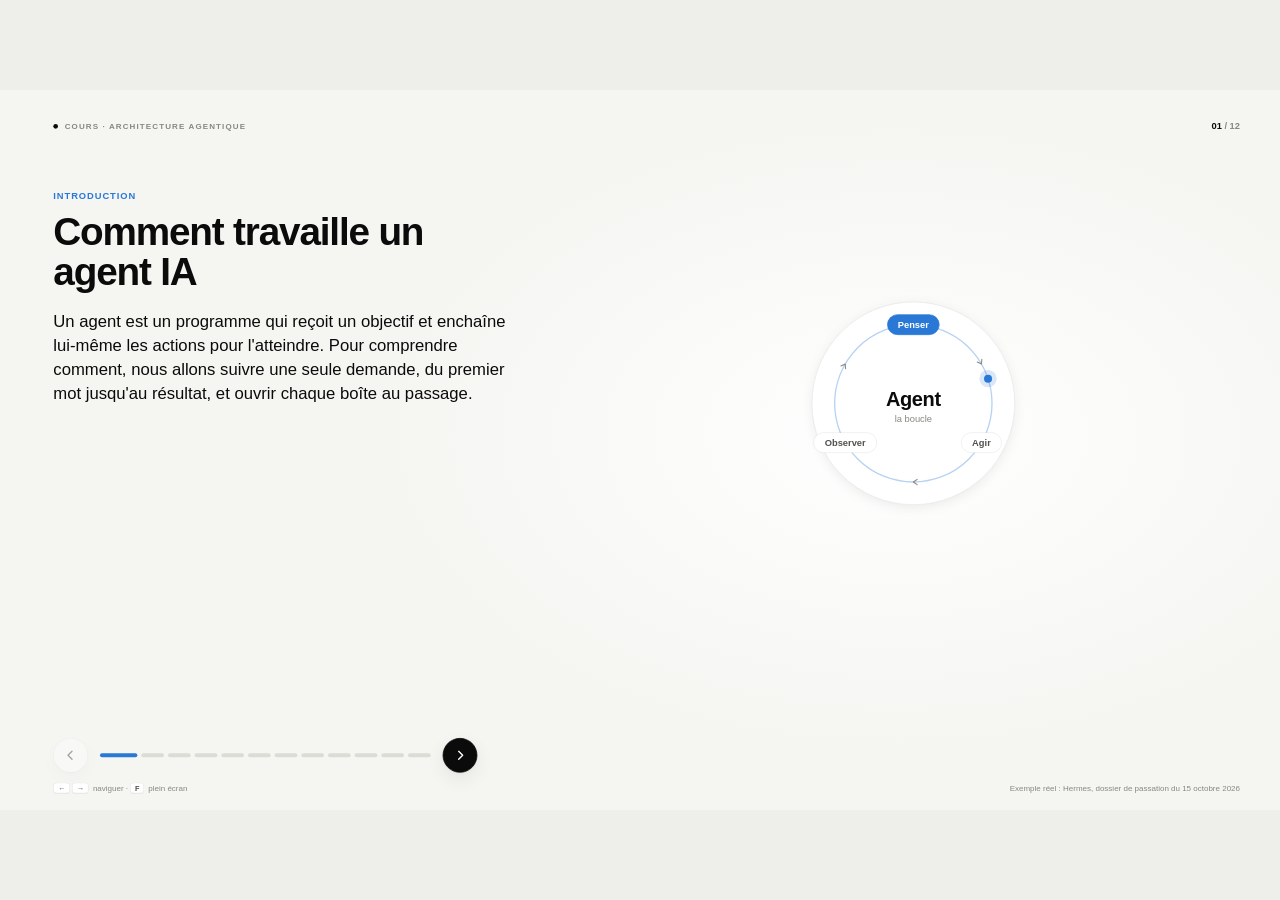
<file: index.html>
<!doctype html>
<html lang="fr">
<head>
  <meta charset="utf-8">
  <meta name="viewport" content="width=device-width, initial-scale=1">
  <title>Comment travaille un agent IA</title>
  <link rel="stylesheet" href="styles.css">
</head>
<body>
  <!-- Scène composée en 1920 × 1080, mise à l'échelle de l'écran par app.js -->
  <div id="scene" class="scene">
    <header class="haut">
      <p class="surtitre"><span class="puce-ronde"></span><span id="surtitre"></span></p>
      <p class="compteur" id="compteur"></p>
    </header>

    <!-- Colonne de texte -->
    <section class="texte" id="texte" aria-live="polite">
      <p class="rubrique" id="rubrique"></p>
      <h1 id="titre-slide"></h1>
      <p class="corps" id="corps"></p>
      <div class="exemple" id="exemple">
        <p class="micro">Dans notre exemple</p>
        <p id="exemple-texte"></p>
      </div>
      <div class="hermes" id="hermes">
        <p class="micro"><span>Dans la vraie vie · Hermes</span><span id="hermes-source"></span></p>
        <p id="hermes-texte"></p>
      </div>
    </section>

    <!-- Schéma : construit par app.js à partir de contenu.js -->
    <svg id="schema" class="schema" viewBox="0 0 1920 1080" role="img" aria-label="Schéma de l'architecture agentique"></svg>

    <!-- Navigation -->
    <nav class="nav" aria-label="Navigation">
      <button type="button" id="prec" class="rond" aria-label="Slide précédente"><svg viewBox="0 0 20 20"><path d="M12 4l-6 6 6 6"/></svg></button>
      <div class="progression" id="progression"></div>
      <button type="button" id="suiv" class="rond plein" aria-label="Slide suivante"><svg viewBox="0 0 20 20"><path d="M8 4l6 6-6 6"/></svg></button>
    </nav>
    <p class="aide"><kbd>←</kbd><kbd>→</kbd> naviguer · <kbd>F</kbd> plein écran</p>
    <p class="source" id="source"></p>
  </div>

  <script src="contenu.js"></script>
  <script src="app.js"></script>
</body>
</html>
</file>
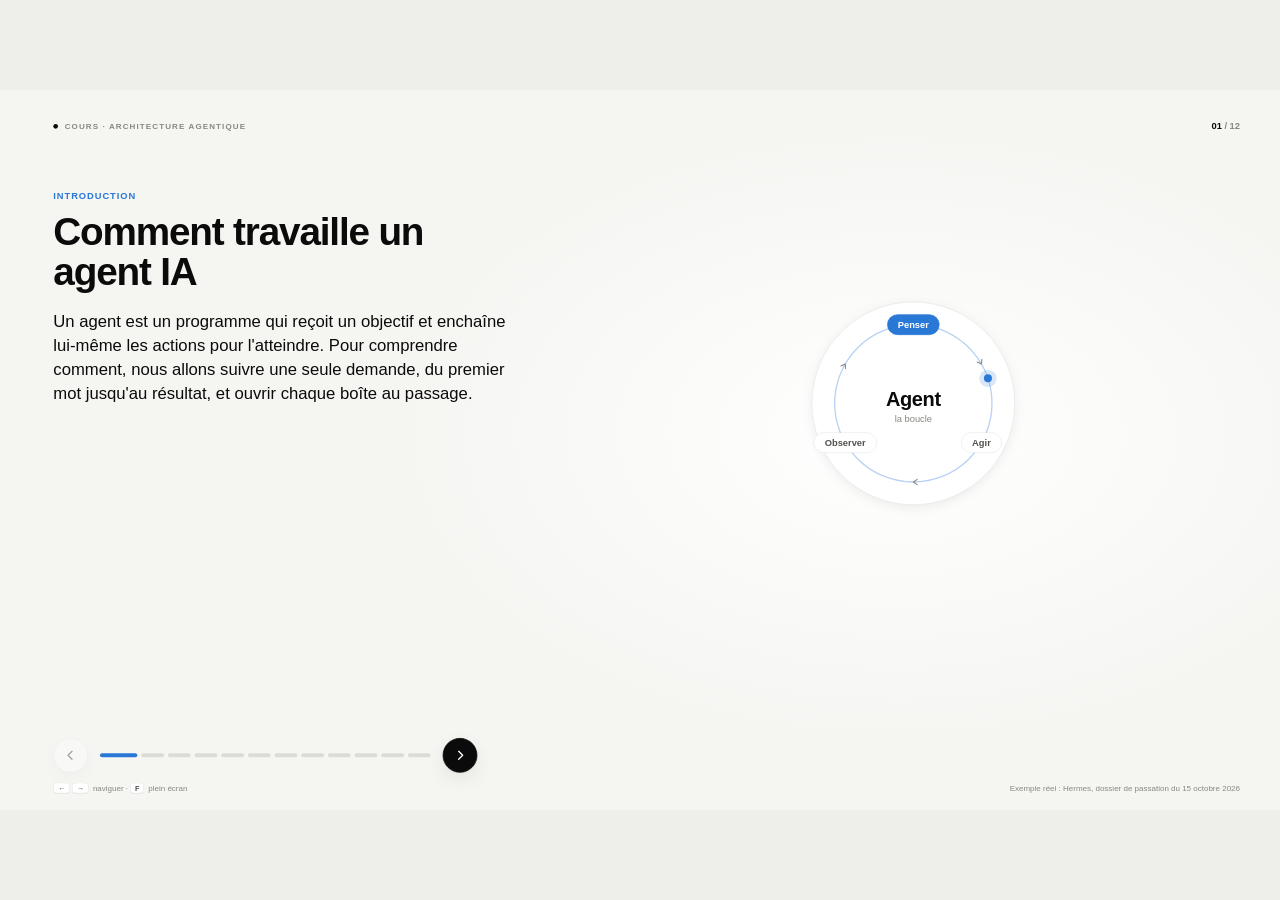
<file: comment-travaille-un-agent.html>
<!doctype html>
<html lang="fr">
<head>
  <meta charset="utf-8">
  <meta name="viewport" content="width=device-width, initial-scale=1">
  <title>Comment travaille un agent IA</title>
  <style>
/*
  COMMENT TRAVAILLE UN AGENT IA — feuille de style
  Couleurs et tailles réunies dans :root. Scène 1920 × 1080 mise à l'échelle.
*/
:root {
  --police: -apple-system, BlinkMacSystemFont, "SF Pro Text", "Inter", "Segoe UI", Roboto, "Helvetica Neue", Arial, sans-serif;

  --plan: #eeeeea;
  --scene: #f5f5f2;
  --halo: #ffffff;
  --surface: #ffffff;
  --surface-2: #f4f4f1;
  --encre: #0b0b0b;
  --encre-2: #52514e;
  --encre-3: #898781;
  --filet: #e4e3dd;
  --bord: rgba(11, 11, 11, 0.09);
  --ombre: 0 1px 2px rgba(20, 20, 15, 0.05), 0 10px 28px rgba(20, 20, 15, 0.07);
  --accent: #2a78d6;          /* ce qui est en jeu sur la slide */
  --accent-doux: #e8f1fc;
  --critique: #d03b3b;        /* pannes */
  --critique-doux: #fbeaea;
  --repos: #c9c8c1;           /* flux au repos */

  --t-titre: 58px;
  --t-corps: 25px;
  --t-exemple: 20px;
  --t-hermes: 17px;
  --t-micro: 12px;

  --duree: .55s;              /* transitions entre slides */
}

* { box-sizing: border-box; }
[hidden] { display: none !important; }
html, body { margin: 0; height: 100%; overflow: hidden; background: var(--plan); font-family: var(--police); color: var(--encre); -webkit-font-smoothing: antialiased; }

.scene {
  position: absolute; left: 50%; top: 50%;
  width: 1920px; height: 1080px;
  transform: translate(-50%, -50%) scale(var(--k, 1));
  background: radial-gradient(ellipse 55% 60% at 70% 48%, var(--halo) 0%, var(--scene) 72%);
  overflow: hidden;
}

/* ——— En-tête ——— */
.haut { position: absolute; left: 80px; right: 60px; top: 46px; display: flex; justify-content: space-between; align-items: center; }
.surtitre { margin: 0; display: flex; gap: 10px; align-items: center; font-size: var(--t-micro); font-weight: 600; letter-spacing: .14em; text-transform: uppercase; color: var(--encre-3); }
.puce-ronde { width: 7px; height: 7px; border-radius: 50%; background: var(--encre); }
.compteur { margin: 0; font-size: 14px; font-weight: 600; color: var(--encre-3); font-variant-numeric: tabular-nums; }
.compteur b { color: var(--encre); }

/* ——— Colonne de texte ——— */
.texte { position: absolute; left: 80px; top: 150px; width: 680px; }
.texte > * { transition: opacity var(--duree) ease, transform var(--duree) ease; }
.texte.change > * { opacity: 0; transform: translateY(14px); }
.rubrique { margin: 0 0 16px; font-size: 14px; font-weight: 650; letter-spacing: .1em; text-transform: uppercase; color: var(--accent); }
.texte h1 { margin: 0 0 26px; font-size: var(--t-titre); line-height: 1.04; font-weight: 680; letter-spacing: -0.03em; }
.corps { margin: 0 0 26px; font-size: var(--t-corps); line-height: 1.45; color: var(--encre); }
.micro { margin: 0 0 8px; font-size: var(--t-micro); font-weight: 650; letter-spacing: .12em; text-transform: uppercase; color: var(--encre-3); display: flex; justify-content: space-between; }
.exemple { margin: 0 0 18px; padding: 4px 0 4px 20px; border-left: 3px solid var(--accent); }
.exemple p:last-child { margin: 0; font-size: var(--t-exemple); line-height: 1.45; color: var(--encre-2); font-style: italic; }
.hermes { padding: 16px 20px; background: var(--surface); border: 1px solid var(--bord); border-radius: 14px; box-shadow: var(--ombre); }
.hermes p:last-child { margin: 0; font-size: var(--t-hermes); line-height: 1.5; color: var(--encre-2); }

/* ——— Navigation ——— */
.nav { position: absolute; left: 80px; bottom: 56px; display: flex; align-items: center; gap: 18px; }
.rond { width: 52px; height: 52px; border-radius: 50%; border: 1px solid var(--bord); background: var(--surface); display: grid; place-items: center; cursor: pointer; box-shadow: var(--ombre); }
.rond svg { width: 20px; height: 20px; fill: none; stroke: var(--encre); stroke-width: 2; stroke-linecap: round; stroke-linejoin: round; }
.rond.plein { background: var(--encre); border-color: var(--encre); }
.rond.plein svg { stroke: #fff; }
.rond:disabled { opacity: .35; cursor: default; }
.rond:focus-visible, .progression button:focus-visible { outline: 2px solid var(--accent); outline-offset: 3px; }
.progression { display: flex; gap: 6px; }
.progression button { width: 34px; height: 6px; padding: 0; border: 0; border-radius: 3px; background: #dcdbd5; cursor: pointer; transition: background .3s, width .3s; }
.progression button.vu { background: #a3a29b; }
.progression button[aria-current="step"] { background: var(--accent); width: 56px; }
.aide { position: absolute; left: 80px; bottom: 26px; margin: 0; font-size: 12px; color: var(--encre-3); }
.source { position: absolute; right: 60px; bottom: 26px; margin: 0; font-size: 12px; color: var(--encre-3); }
kbd { font: 600 11px var(--police); color: var(--encre-2); background: var(--surface); border: 1px solid var(--bord); border-bottom-width: 2px; border-radius: 5px; padding: 1px 6px; margin-right: 3px; }

/* ——— Schéma ——— */
.schema { position: absolute; inset: 0; width: 1920px; height: 1080px; }
.schema text { font-family: var(--police); }

.piece { transition: opacity var(--duree) ease, transform var(--duree) ease; transform-box: fill-box; transform-origin: center; }
.piece.cachee { opacity: 0; transform: translateY(10px) scale(.97); }
.piece.retrait { opacity: .32; }
.piece-fond { fill: var(--surface); stroke: var(--bord); stroke-width: 1; transition: stroke .4s, fill .4s; }
.piece.accent .piece-fond { stroke: var(--accent); stroke-width: 1.6; }
.piece-titre { fill: var(--encre); font-size: 19px; font-weight: 650; }
.piece-sous { fill: var(--encre-3); font-size: 13.5px; }
.piece-pastille { fill: var(--encre); transition: fill .4s; }
.piece.accent .piece-pastille { fill: var(--accent); }
.ligne-filet { stroke: var(--filet); }
.ligne-texte { fill: var(--encre-2); font-size: 14.5px; }
.ligne-etat { fill: var(--critique); font-size: 12.5px; font-weight: 650; }
.ligne-panne { transition: opacity var(--duree) ease; }
.ligne-panne.cachee { opacity: 0; }
.ligne-panne .ligne-texte { fill: var(--critique); }
.ligne-croix circle { fill: var(--critique-doux); stroke: var(--critique); stroke-width: 1.2; }
.ligne-croix path { stroke: var(--critique); stroke-width: 1.5; stroke-linecap: round; }
.piece.en-panne .piece-fond { stroke: var(--critique); stroke-dasharray: 5 4; stroke-width: 1.5; }

/* La boucle de l'agent */
.anneau-fond { fill: var(--surface); stroke: var(--bord); }
.anneau { fill: none; stroke: var(--filet); stroke-width: 2; }
.piece.accent .anneau { stroke: #b8d2f3; }
.anneau-fleche { fill: none; stroke: var(--encre-3); stroke-width: 1.6; stroke-linecap: round; stroke-linejoin: round; }
.agent-titre { fill: var(--encre); font-size: 30px; font-weight: 700; letter-spacing: -.02em; }
.agent-sous { fill: var(--encre-3); font-size: 14px; }
.etape-boucle rect { fill: var(--surface); stroke: var(--bord); transition: fill .3s, stroke .3s; }
.etape-boucle text { fill: var(--encre-2); font-size: 14px; font-weight: 650; transition: fill .3s; }
.etape-boucle.active rect { fill: var(--accent); stroke: var(--accent); }
.etape-boucle.active text { fill: #fff; }
.orbite { fill: var(--accent); }
.orbite-halo { fill: var(--accent); opacity: .18; }

/* Flux */
.flux path { fill: none; }
.flux-trait { stroke: var(--repos); stroke-width: 1.3; transition: opacity var(--duree), stroke .4s, stroke-width .4s; }
.flux.cache { opacity: 0; }
.flux.retrait .flux-trait { opacity: .35; }
.flux.actif .flux-trait { stroke: var(--accent); stroke-width: 2.4; }
.flux-perles { display: none; stroke: var(--accent); stroke-width: 4; stroke-linecap: round; stroke-dasharray: .1 18; }
.flux.actif .flux-perles { display: inline; animation: perles 1.1s linear infinite; }
@keyframes perles { to { stroke-dashoffset: -18.1; } }

/* Point lumineux */
.jeton .halo { fill: var(--accent); opacity: .2; }
.jeton .coeur { fill: var(--surface); stroke: var(--accent); stroke-width: 3.5; }

@media (prefers-reduced-motion: reduce) {
  .flux.actif .flux-perles { animation: none; }
  .piece, .texte > * { transition: none; }
}

</style>
</head>
<body>
  <!-- Scène composée en 1920 × 1080, mise à l'échelle de l'écran par app.js -->
  <div id="scene" class="scene">
    <header class="haut">
      <p class="surtitre"><span class="puce-ronde"></span><span id="surtitre"></span></p>
      <p class="compteur" id="compteur"></p>
    </header>

    <!-- Colonne de texte -->
    <section class="texte" id="texte" aria-live="polite">
      <p class="rubrique" id="rubrique"></p>
      <h1 id="titre-slide"></h1>
      <p class="corps" id="corps"></p>
      <div class="exemple" id="exemple">
        <p class="micro">Dans notre exemple</p>
        <p id="exemple-texte"></p>
      </div>
      <div class="hermes" id="hermes">
        <p class="micro"><span>Dans la vraie vie · Hermes</span><span id="hermes-source"></span></p>
        <p id="hermes-texte"></p>
      </div>
    </section>

    <!-- Schéma : construit par app.js à partir de contenu.js -->
    <svg id="schema" class="schema" viewBox="0 0 1920 1080" role="img" aria-label="Schéma de l'architecture agentique"></svg>

    <!-- Navigation -->
    <nav class="nav" aria-label="Navigation">
      <button type="button" id="prec" class="rond" aria-label="Slide précédente"><svg viewBox="0 0 20 20"><path d="M12 4l-6 6 6 6"/></svg></button>
      <div class="progression" id="progression"></div>
      <button type="button" id="suiv" class="rond plein" aria-label="Slide suivante"><svg viewBox="0 0 20 20"><path d="M8 4l6 6-6 6"/></svg></button>
    </nav>
    <p class="aide"><kbd>←</kbd><kbd>→</kbd> naviguer · <kbd>F</kbd> plein écran</p>
    <p class="source" id="source"></p>
  </div>

  <script>
/*
  CONTENU DE LA PRÉSENTATION — seul fichier à modifier pour changer les textes.
  Ce qui suit « window.PRESENTATION = » est du JSON pur (guillemets doubles,
  pas de virgule après le dernier élément).

  « schema » décrit les pièces du dessin (positions en pixels, repère 1920 × 1080).
  « slides » décrit chaque étape : textes, pièces visibles, pièces mises en avant,
  flux animés, et le trajet du point lumineux.
  Les encadrés « Hermes » viennent de architecture.md (section indiquée).
*/
window.PRESENTATION = {
  "titre": "Comment travaille un agent IA",
  "surtitre": "Cours · Architecture agentique",
  "source": "Exemple réel : Hermes, dossier de passation du 15 octobre 2026",

  "schema": {
    "pieces": [
      { "id": "user", "titre": "Vous", "sous": "une demande, un objectif", "x": 860, "y": 150, "w": 230, "h": 78 },
      { "id": "canal", "titre": "Messagerie", "sous": "là où l'on parle à l'agent", "x": 860, "y": 268, "w": 230, "h": 78,
        "lignes": [ { "t": "Pont vers un autre agent", "s": "en pause", "panne": true } ] },
      { "id": "contexte", "titre": "Contexte", "sous": "ce que l'agent relit", "x": 860, "y": 430, "w": 230, "h": 226,
        "lignes": [ { "t": "Consignes et personnalité" }, { "t": "Ce qu'il sait de vous" }, { "t": "Savoir-faire appris" }, { "t": "Échanges passés" } ] },
      { "id": "memoire", "titre": "Mémoire longue", "sous": "notes, archives, sauvegardes", "x": 860, "y": 712, "w": 230, "h": 78,
        "lignes": [ { "t": "Un accès Google révoqué", "s": "51 échecs", "panne": true } ] },
      { "id": "modele", "titre": "Modèle de langage", "sous": "raisonne et propose", "x": 1255, "y": 150, "w": 230, "h": 78 },
      { "id": "agent", "type": "boucle", "titre": "Agent", "sous": "la boucle", "cx": 1370, "cy": 470, "r": 118 },
      { "id": "sousagents", "titre": "Sous-agents", "sous": "travaillent en parallèle", "x": 1255, "y": 712, "w": 230, "h": 120,
        "lignes": [ { "t": "n° 1 · références web" }, { "t": "n° 2 · notes du projet" } ] },
      { "id": "outils", "titre": "Outils", "sous": "ce que l'agent fait lui-même", "x": 1640, "y": 150, "w": 230, "h": 196,
        "lignes": [ { "t": "Terminal et fichiers" }, { "t": "Recherche web" }, { "t": "Lecture d'images" }, { "t": "Voix de synthèse" } ] },
      { "id": "connecteurs", "titre": "Connecteurs MCP", "sous": "des logiciels branchés", "x": 1640, "y": 396, "w": 230, "h": 196,
        "lignes": [ { "t": "Web · Firecrawl" }, { "t": "Design · Figma" }, { "t": "3D · Blender" }, { "t": "Images · Dadaland", "s": "non branché", "panne": true } ] },
      { "id": "sorties", "titre": "Résultats", "sous": "ce qui revient vers vous", "x": 1640, "y": 642, "w": 230, "h": 190,
        "lignes": [ { "t": "Réponse, texte ou voix" }, { "t": "Document rédigé" }, { "t": "Images et vue 3D" } ] }
    ],
    "flux": [
      { "id": "user_canal", "de": "user", "vers": "canal" },
      { "id": "user_agent", "de": "user", "vers": "agent" },
      { "id": "canal_agent", "de": "canal", "vers": "agent" },
      { "id": "ctx_agent", "de": "contexte", "vers": "agent" },
      { "id": "mem_ctx", "de": "memoire", "vers": "contexte" },
      { "id": "agent_modele", "de": "agent", "vers": "modele", "double": true },
      { "id": "agent_outils", "de": "agent", "vers": "outils", "double": true },
      { "id": "agent_conn", "de": "agent", "vers": "connecteurs", "double": true },
      { "id": "agent_sub", "de": "agent", "vers": "sousagents", "double": true },
      { "id": "sub_conn", "de": "sousagents", "vers": "connecteurs", "double": true },
      { "id": "agent_sorties", "de": "agent", "vers": "sorties" },
      { "id": "agent_mem", "de": "agent", "vers": "memoire" }
    ]
  },

  "slides": [
    {
      "rubrique": "Introduction",
      "titre": "Comment travaille un agent IA",
      "texte": "Un agent est un programme qui reçoit un objectif et enchaîne lui-même les actions pour l'atteindre. Pour comprendre comment, nous allons suivre une seule demande, du premier mot jusqu'au résultat, et ouvrir chaque boîte au passage.",
      "visibles": ["agent"], "accent": ["agent"], "flux": [], "jeton": [], "boucle": true
    },
    {
      "rubrique": "Définition",
      "titre": "Un agent poursuit un objectif",
      "texte": "Un assistant conversationnel répond à une question, en une fois. Un agent reçoit un objectif et avance par étapes : il cherche, lit, écrit, vérifie, et recommence tant que le travail n'est pas fini.",
      "hermes": { "texte": "Hermes est un agent qui tourne en continu sur un serveur loué. Il sait « parler, se souvenir, exécuter, et se réveiller tout seul ».", "source": "1" },
      "visibles": ["user", "agent", "sorties"], "accent": ["user", "agent", "sorties"],
      "flux": ["user_agent", "agent_sorties"], "jeton": ["user_agent", "agent_sorties"], "boucle": true
    },
    {
      "rubrique": "1 · La demande",
      "titre": "Tout part d'une demande",
      "texte": "On confie à l'agent un objectif formulé librement, à l'écrit ou à l'oral, depuis une messagerie. Pas besoin de commande précise : c'est à lui de comprendre ce qu'il faut faire.",
      "exemple": "« Il me faut la note d'intention et une vue 3D du pavillon pour l'appel à projets, avec les références qu'on a vues, et une remise en page propre pour le jury. » Un mémo vocal de quarante secondes, envoyé depuis un téléphone.",
      "hermes": { "texte": "Le mémo arrive par Telegram. Il est transcrit en texte sur le serveur même, sans service payant : un mémo de 8 secondes se transcrit en une dizaine de secondes.", "source": "6.1, 7.6" },
      "visibles": ["user", "canal", "agent"], "accent": ["user", "canal"],
      "flux": ["user_canal", "canal_agent"], "jeton": ["user_canal", "canal_agent"]
    },
    {
      "rubrique": "2 · Les pièces",
      "titre": "Un agent est un assemblage",
      "texte": "Derrière le mot « agent », plusieurs pièces travaillent ensemble. Un modèle de langage qui raisonne, un contexte qui l'informe, des outils qui agissent, des connecteurs vers d'autres logiciels, une mémoire qui garde la trace. Nous allons les voir une par une.",
      "hermes": { "texte": "Chez Hermes, tout tient dans un seul conteneur loué chez Railway, avec un disque de 46 Go qui survit aux redémarrages.", "source": "1, 2.1" },
      "visibles": ["user", "canal", "contexte", "memoire", "modele", "agent", "sousagents", "outils", "connecteurs", "sorties"],
      "accent": [], "flux": [], "jeton": []
    },
    {
      "rubrique": "3 · Le contexte",
      "titre": "Ce que l'agent relit avant d'agir",
      "texte": "Avant chaque réponse, l'agent rassemble ce qu'il doit savoir : ses consignes et sa personnalité, ce qu'il a retenu de vous, les savoir-faire utiles, les échanges passés. Le modèle ne connaît rien d'autre que ce contexte.",
      "exemple": "L'agent retrouve les échanges déjà eus sur le pavillon et les règles d'écriture à respecter.",
      "hermes": { "texte": "Un fichier de consignes fixe la voix et les règles d'écriture, deux fichiers de mémoire sont relus à chaque tour, 159 savoir-faire sont disponibles et 9 597 conversations sont archivées.", "source": "8, 10.1" },
      "visibles": ["user", "canal", "contexte", "memoire", "modele", "agent", "sousagents", "outils", "connecteurs", "sorties"],
      "accent": ["contexte", "memoire", "agent"], "flux": ["mem_ctx", "ctx_agent"], "jeton": ["mem_ctx", "ctx_agent"]
    },
    {
      "rubrique": "4 · Le modèle",
      "titre": "Le modèle propose, l'agent exécute",
      "texte": "Le modèle de langage lit le contexte et propose la prochaine action : répondre, chercher, écrire un fichier, déléguer. Il ne touche à rien lui-même. C'est l'agent qui exécute ce que le modèle propose, puis lui rapporte le résultat.",
      "exemple": "Le modèle découpe la demande : trouver des références, rédiger la note, produire la vue 3D, refaire la mise en page.",
      "hermes": { "texte": "Modèle principal : deepseek-flash, avec deux modèles de secours s'il ne répond pas. Sur 30 jours : 1,064 milliard de jetons traités, pour un coût estimé à 53,61 dollars.", "source": "5.1, 5.3" },
      "visibles": ["user", "canal", "contexte", "memoire", "modele", "agent", "sousagents", "outils", "connecteurs", "sorties"],
      "accent": ["modele", "agent"], "flux": ["agent_modele"], "jeton": ["agent_modele"]
    },
    {
      "rubrique": "5 · La boucle",
      "titre": "Penser, agir, observer, recommencer",
      "texte": "L'agent tourne en boucle. Il décide de la prochaine étape, la réalise avec un outil, regarde le résultat, puis repart. La boucle s'arrête quand l'objectif est atteint, ou quand une limite fixée à l'avance est touchée.",
      "exemple": "Chercher l'appel à projets, lire les pages trouvées, décider de la suite, écrire un premier jet, le relire.",
      "hermes": { "texte": "Plafond fixé à 1 000 tours. Avant de modifier un fichier, l'agent en garde une copie pour pouvoir revenir en arrière.", "source": "4" },
      "visibles": ["user", "canal", "contexte", "memoire", "modele", "agent", "sousagents", "outils", "connecteurs", "sorties"],
      "accent": ["agent", "modele", "outils"], "flux": ["agent_modele", "agent_outils"], "jeton": ["agent_modele", "agent_outils"], "boucle": true
    },
    {
      "rubrique": "6 · Les outils",
      "titre": "Les outils, ce sont ses mains",
      "texte": "Un outil est une action précise que l'agent sait déclencher : lancer une commande, lire ou écrire un fichier, chercher sur le web, parler à voix haute. Chaque appel renvoie un résultat, que l'agent observe avant de continuer.",
      "exemple": "L'agent rédige la note d'intention dans un fichier, puis la relit.",
      "hermes": { "texte": "Terminal, fichiers, recherche web, navigateur, lecture d'images, voix de synthèse en français. Aucun jeu d'outils n'est désactivé.", "source": "7.1, 7.6" },
      "visibles": ["user", "canal", "contexte", "memoire", "modele", "agent", "sousagents", "outils", "connecteurs", "sorties"],
      "accent": ["outils", "agent"], "flux": ["agent_outils"], "jeton": ["agent_outils"]
    },
    {
      "rubrique": "7 · Les connecteurs",
      "titre": "Brancher d'autres logiciels",
      "texte": "Pour aller plus loin, l'agent se branche sur des logiciels extérieurs grâce à un standard, le MCP (Model Context Protocol). C'est une prise universelle : un connecteur suffit pour que l'agent sache piloter le logiciel.",
      "exemple": "L'agent commande une vue 3D du pavillon à Blender, puis ouvre le gabarit de mise en page dans Figma.",
      "hermes": { "texte": "Trois connecteurs branchés : Firecrawl pour le web, Figma pour le design, Blender pour la 3D. Blender tourne sur le Mac de Guillaume, joint par un tunnel sécurisé. Au total, 111 outils, chargés seulement quand il en faut un.", "source": "7.1, 7.2, 7.5" },
      "visibles": ["user", "canal", "contexte", "memoire", "modele", "agent", "sousagents", "outils", "connecteurs", "sorties"],
      "accent": ["connecteurs", "agent"], "flux": ["agent_conn"], "jeton": ["agent_conn"]
    },
    {
      "rubrique": "8 · Déléguer",
      "titre": "Plusieurs agents en parallèle",
      "texte": "Pour gagner du temps, l'agent confie des sous-tâches à des sous-agents. Chacun travaille dans son propre espace, avec ses propres outils, puis rend un résultat. L'agent principal assemble.",
      "exemple": "Le premier sous-agent cherche l'appel à projets sur le web, le second fouille les notes du projet. L'agent principal rédige pendant ce temps.",
      "hermes": { "texte": "Jusqu'à 3 sous-agents à la fois, 600 secondes chacun, sur un modèle plus léger. Un sous-agent ne peut pas déléguer à son tour.", "source": "4" },
      "visibles": ["user", "canal", "contexte", "memoire", "modele", "agent", "sousagents", "outils", "connecteurs", "sorties"],
      "accent": ["sousagents", "agent", "connecteurs"], "flux": ["agent_sub", "sub_conn"], "jeton": ["agent_sub", "sub_conn"]
    },
    {
      "rubrique": "9 · Livrer",
      "titre": "Le résultat revient, la trace reste",
      "texte": "Le travail revient vers vous : un message, un document, des images. L'agent range aussi ce qu'il a fait. Ses notes, sa mémoire et des sauvegardes lui permettront de reprendre le fil la prochaine fois.",
      "exemple": "La note part dans un document Google, la réponse arrive dans la messagerie, les notes de travail sont sauvegardées.",
      "hermes": { "texte": "Réponse dans Telegram, en texte ou en voix. Notes de travail poussées sur GitHub. Chaque nuit, une archive de 1,52 à 1,72 Go est déposée sur Google Drive.", "source": "6.1, 10.3, 12.1" },
      "visibles": ["user", "canal", "contexte", "memoire", "modele", "agent", "sousagents", "outils", "connecteurs", "sorties"],
      "accent": ["sorties", "memoire", "agent"], "flux": ["agent_sorties", "agent_mem"],
      "jeton": ["user_canal", "canal_agent", "ctx_agent", "agent_modele", "agent_outils", "agent_conn", "agent_sorties", "agent_mem"]
    },
    {
      "rubrique": "10 · Les limites",
      "titre": "Un agent dépend de ses accès",
      "texte": "Chaque pièce repose sur une autorisation ou un service extérieur. Qu'un accès expire ou qu'un logiciel ne soit pas encore branché, et une partie de la chaîne s'arrête, souvent en silence. D'où l'importance de surveiller ces accès et de garder un humain dans la boucle.",
      "exemple": "Pour l'image d'ambiance, l'outil prévu n'est pas branché : l'agent remet un prompt à la place.",
      "hermes": { "texte": "Au 15 octobre 2026 : un accès Google révoqué fait échouer une tâche automatique depuis 51 passages, le pont vers un autre agent est en pause, l'outil d'images Dadaland n'est pas encore branché.", "source": "9.1, 9.3, 9.4" },
      "visibles": ["user", "canal", "contexte", "memoire", "modele", "agent", "sousagents", "outils", "connecteurs", "sorties"],
      "accent": ["canal", "memoire", "connecteurs"], "flux": [], "jeton": [], "pannes": true
    }
  ]
}

</script>
  <script>
/*
  COMMENT TRAVAILLE UN AGENT IA — slider pas à pas.
  Aucune donnée ici : tout vient de window.PRESENTATION (contenu.js).
  Aucune bibliothèque, aucune requête réseau.

  1. Mise à l'échelle de la scène
  2. Dessin du schéma (pièces, boucle de l'agent, flux)
  3. Affichage d'une slide (texte, pièces visibles, flux animés, pannes)
  4. Animations : point lumineux le long des flux, orbite de la boucle
  5. Navigation : flèches, barre de progression, adresse (#3), plein écran
*/
(function () {
  'use strict';

  const P = window.PRESENTATION;
  const NS = 'http://www.w3.org/2000/svg';
  const mouvementReduit = window.matchMedia('(prefers-reduced-motion: reduce)').matches;
  const deux = (n) => String(n).padStart(2, '0');

  function cree(tag, attrs, parent) {
    const n = document.createElementNS(NS, tag);
    if (attrs) Object.keys(attrs).forEach((k) => { if (attrs[k] !== undefined && attrs[k] !== null) n.setAttribute(k, attrs[k]); });
    if (parent) parent.appendChild(n);
    return n;
  }
  function texte(parent, attrs, contenu) { const t = cree('text', attrs, parent); t.textContent = contenu; return t; }

  /* ============ 1. Mise à l'échelle ============ */

  const scene = document.getElementById('scene');
  function ajuster() { scene.style.setProperty('--k', Math.min(innerWidth / 1920, innerHeight / 1080)); }
  addEventListener('resize', ajuster);
  ajuster();

  /* ============ 2. Schéma ============ */

  const svg = document.getElementById('schema');
  const defs = cree('defs', null, svg);
  const ombre = cree('filter', { id: 'ombre', x: '-20%', y: '-20%', width: '140%', height: '160%' }, defs);
  cree('feDropShadow', { dx: 0, dy: 4, stdDeviation: 8, 'flood-color': '#14140f', 'flood-opacity': 0.07 }, ombre);
  [['fl-repos', '#c9c8c1'], ['fl-actif', getComputedStyle(document.documentElement).getPropertyValue('--accent').trim()]].forEach(([id, c]) => {
    const m = cree('marker', { id: id, viewBox: '0 0 10 10', refX: 8.5, refY: 5, markerWidth: 9, markerHeight: 9, markerUnits: 'userSpaceOnUse', orient: 'auto-start-reverse' }, defs);
    cree('path', { d: 'M1,1.5 L9,5 L1,8.5', fill: 'none', stroke: c, 'stroke-width': 1.7, 'stroke-linecap': 'round', 'stroke-linejoin': 'round' }, m);
  });

  const gFlux = cree('g', null, svg);
  const gPieces = cree('g', null, svg);
  const gJeton = cree('g', { 'class': 'jeton', visibility: 'hidden' }, svg);
  cree('circle', { 'class': 'halo', r: 15 }, gJeton);
  cree('circle', { 'class': 'coeur', r: 7 }, gJeton);

  const ETAPES_BOUCLE = [{ t: 'Penser', a: -90 }, { t: 'Agir', a: 30 }, { t: 'Observer', a: 150 }];
  let boucle = null;
  const pieces = {};
  const HAUT_TETE = 70;     // titre + sous-titre
  const HAUT_LIGNE = 31;
  const HAUT_LIGNE_PANNE = 50;   // une ligne de panne porte son état sur une seconde ligne

  P.schema.pieces.forEach((p) => {
    const g = cree('g', { 'class': 'piece cachee', 'data-id': p.id }, gPieces);
    p._g = g;
    pieces[p.id] = p;
    if (p.type === 'boucle') { dessinerBoucle(p, g); return; }
    p._fond = cree('rect', { 'class': 'piece-fond', x: p.x, y: p.y, width: p.w, height: p.h, rx: 14, filter: 'url(#ombre)' }, g);
    cree('circle', { 'class': 'piece-pastille', cx: p.x + 22, cy: p.y + 29, r: 4.5 }, g);
    texte(g, { 'class': 'piece-titre', x: p.x + 36, y: p.y + 36 }, p.titre);
    texte(g, { 'class': 'piece-sous', x: p.x + 36, y: p.y + 57 }, p.sous);
    let yCourant = p.y + HAUT_TETE;
    p._lignes = (p.lignes || []).map((l) => {
      const y = yCourant;
      yCourant += l.panne ? HAUT_LIGNE_PANNE : HAUT_LIGNE;
      const gl = cree('g', { 'class': l.panne ? 'ligne-panne cachee' : 'ligne' }, g);
      cree('line', { 'class': 'ligne-filet', x1: p.x + 18, x2: p.x + p.w - 18, y1: y + 4, y2: y + 4 }, gl);
      if (l.panne) {
        const c = cree('g', { 'class': 'ligne-croix', transform: 'translate(' + (p.x + 26) + ',' + (y + 20) + ')' }, gl);
        cree('circle', { r: 7 }, c);
        cree('path', { d: 'M-2.5,-2.5 L2.5,2.5 M2.5,-2.5 L-2.5,2.5' }, c);
        texte(gl, { 'class': 'ligne-texte', x: p.x + 40, y: y + 25 }, l.t);
        if (l.s) texte(gl, { 'class': 'ligne-etat', x: p.x + 40, y: y + 43 }, l.s);
      } else {
        texte(gl, { 'class': 'ligne-texte', x: p.x + 36, y: y + 25 }, l.t);
      }
      return { el: gl, panne: !!l.panne };
    });
  });

  // Hauteur d'une carte : en-tête + lignes affichées (les lignes de panne n'apparaissent qu'à la fin)
  function hauteur(p, pannes) {
    if (p.type === 'boucle') return 0;
    const lignes = (p.lignes || []).filter((l) => !l.panne || pannes);
    if (!lignes.length) return p.h;
    return HAUT_TETE + lignes.reduce((h, l) => h + (l.panne ? HAUT_LIGNE_PANNE : HAUT_LIGNE), 0) + 12;
  }

  // La boucle de l'agent : un anneau, trois étapes, des flèches de rotation
  function dessinerBoucle(p, g) {
    cree('circle', { 'class': 'anneau-fond', cx: p.cx, cy: p.cy, r: p.r + 34, filter: 'url(#ombre)' }, g);
    cree('circle', { 'class': 'anneau', cx: p.cx, cy: p.cy, r: p.r }, g);
    // Flèches de rotation, à mi-chemin entre deux étapes
    [-30, 90, 210].forEach((a) => {
      const rad = a * Math.PI / 180;
      const x = p.cx + p.r * Math.cos(rad);
      const y = p.cy + p.r * Math.sin(rad);
      const tg = rad + Math.PI / 2;
      const pointe = 'M' + (x + 7 * Math.cos(tg + Math.PI - 0.6)) + ',' + (y + 7 * Math.sin(tg + Math.PI - 0.6)) +
        ' L' + x + ',' + y + ' L' + (x + 7 * Math.cos(tg + Math.PI + 0.6)) + ',' + (y + 7 * Math.sin(tg + Math.PI + 0.6));
      cree('path', { 'class': 'anneau-fleche', d: pointe }, g);
    });
    texte(g, { 'class': 'agent-titre', x: p.cx, y: p.cy + 4, 'text-anchor': 'middle' }, p.titre);
    texte(g, { 'class': 'agent-sous', x: p.cx, y: p.cy + 28, 'text-anchor': 'middle' }, p.sous);
    const etapes = ETAPES_BOUCLE.map((e) => {
      const rad = e.a * Math.PI / 180;
      const x = p.cx + p.r * Math.cos(rad);
      const y = p.cy + p.r * Math.sin(rad);
      const ge = cree('g', { 'class': 'etape-boucle' }, g);
      const w = e.t.length * 8.6 + 26;
      cree('rect', { x: x - w / 2, y: y - 15, width: w, height: 30, rx: 15 }, ge);
      texte(ge, { x: x, y: y + 5, 'text-anchor': 'middle' }, e.t);
      return { el: ge, a: e.a };
    });
    const orb = cree('g', { visibility: 'hidden' }, g);
    cree('circle', { 'class': 'orbite-halo', r: 13 }, orb);
    cree('circle', { 'class': 'orbite', r: 6 }, orb);
    boucle = { p: p, etapes: etapes, orb: orb };
  }

  // Point d'accroche d'une pièce, du côté de l'autre pièce
  function centre(p, hauteurs) {
    if (p.type === 'boucle') return { x: p.cx, y: p.cy };
    return { x: p.x + p.w / 2, y: p.y + hauteurs[p.id] / 2 };
  }
  function accroche(p, vers, hauteurs) {
    const c = centre(p, hauteurs);
    if (p.type === 'boucle') {
      const a = Math.atan2(vers.y - c.y, vers.x - c.x);
      const r = p.r + 34;
      return { x: c.x + r * Math.cos(a), y: c.y + r * Math.sin(a), nx: Math.cos(a), ny: Math.sin(a) };
    }
    const h = hauteurs[p.id];
    const dx = vers.x - c.x;
    const dy = vers.y - c.y;
    if (Math.abs(dx) > p.w / 2 + 20) return { x: c.x + Math.sign(dx) * p.w / 2, y: c.y, nx: Math.sign(dx), ny: 0 };
    return { x: c.x, y: c.y + Math.sign(dy) * h / 2, nx: 0, ny: Math.sign(dy) };
  }
  function trace(f, hauteurs) {
    const a = pieces[f.de];
    const b = pieces[f.vers];
    const ca = centre(a, hauteurs);
    const cb = centre(b, hauteurs);
    const p1 = accroche(a, cb, hauteurs);
    const p2 = accroche(b, ca, hauteurs);
    const k = Math.max(40, Math.hypot(p2.x - p1.x, p2.y - p1.y) * 0.4);
    return 'M' + p1.x + ',' + p1.y + ' C' + (p1.x + p1.nx * k) + ',' + (p1.y + p1.ny * k) + ' ' +
      (p2.x + p2.nx * k) + ',' + (p2.y + p2.ny * k) + ' ' + p2.x + ',' + p2.y;
  }

  const flux = {};
  P.schema.flux.forEach((f) => {
    const g = cree('g', { 'class': 'flux cache' }, gFlux);
    f._g = g;
    f._trait = cree('path', { 'class': 'flux-trait' }, g);
    f._perles = cree('path', { 'class': 'flux-perles' }, g);
    flux[f.id] = f;
  });

  /* ============ 3. Affichage d'une slide ============ */

  const el = (id) => document.getElementById(id);
  const zoneTexte = el('texte');
  let courante = -1;
  let minuterieTexte = null;   // un seul fondu à la fois, même si l'on enchaîne les flèches

  function afficher(i, instantane) {
    i = Math.max(0, Math.min(P.slides.length - 1, i));
    const s = P.slides[i];
    const premiere = courante < 0;
    courante = i;

    // Texte : fondu sortant puis entrant
    const remplir = () => {
      el('rubrique').textContent = s.rubrique || '';
      el('titre-slide').textContent = s.titre;
      el('corps').textContent = s.texte;
      el('exemple').hidden = !s.exemple;
      el('exemple-texte').textContent = s.exemple || '';
      el('hermes').hidden = !s.hermes;
      el('hermes-texte').textContent = s.hermes ? s.hermes.texte : '';
      el('hermes-source').textContent = s.hermes ? '§ ' + s.hermes.source : '';
    };
    clearTimeout(minuterieTexte);
    if (premiere || instantane || mouvementReduit) { remplir(); zoneTexte.classList.remove('change'); }
    else {
      zoneTexte.classList.add('change');
      minuterieTexte = setTimeout(() => { remplir(); zoneTexte.classList.remove('change'); }, 280);
    }

    // Pièces : visibles, mises en avant, en retrait
    const visibles = new Set(s.visibles || []);
    const accent = new Set(s.accent || []);
    const hauteurs = {};
    P.schema.pieces.forEach((p) => {
      hauteurs[p.id] = hauteur(p, !!s.pannes);
      if (p._fond) p._fond.setAttribute('height', hauteurs[p.id]);
      p._g.classList.toggle('cachee', !visibles.has(p.id));
      p._g.classList.toggle('accent', accent.has(p.id));
      p._g.classList.toggle('retrait', visibles.has(p.id) && accent.size > 0 && !accent.has(p.id));
      (p._lignes || []).forEach((l) => { if (l.panne) l.el.classList.toggle('cachee', !s.pannes); });
      p._g.classList.toggle('en-panne', !!s.pannes && (p.lignes || []).some((l) => l.panne));
    });

    // Flux : dessinés entre pièces visibles, animés s'ils sont au cœur de la slide
    const actifs = new Set(s.flux || []);
    P.schema.flux.forEach((f) => {
      const d = trace(f, hauteurs);
      f._trait.setAttribute('d', d);
      f._perles.setAttribute('d', d);
      const visible = visibles.has(f.de) && visibles.has(f.vers) && (actifs.has(f.id) || accent.size === 0 || s.jeton.indexOf(f.id) >= 0 || i >= 3);
      f._g.classList.toggle('cache', !visible);
      f._g.classList.toggle('actif', actifs.has(f.id));
      f._g.classList.toggle('retrait', visible && !actifs.has(f.id) && accent.size > 0);
      const m = actifs.has(f.id) ? 'url(#fl-actif)' : 'url(#fl-repos)';
      f._trait.setAttribute('marker-end', m);
      f._trait.setAttribute('marker-start', f.double ? m : '');
    });

    animerJeton(s.jeton || []);
    animerBoucle(!!s.boucle);
    majNavigation();
    try { history.replaceState(null, '', '#' + (i + 1)); } catch (e) { /* sans conséquence */ }
  }

  /* ============ 4. Animations ============ */

  let animJeton = null;
  function animerJeton(ids) {
    cancelAnimationFrame(animJeton);
    const chemins = ids.map((id) => flux[id] && flux[id]._trait).filter(Boolean);
    if (!chemins.length) { gJeton.setAttribute('visibility', 'hidden'); return; }
    const placer = (c, f) => { const pt = c.getPointAtLength(c.getTotalLength() * f); gJeton.setAttribute('transform', 'translate(' + pt.x + ',' + pt.y + ')'); };
    gJeton.setAttribute('visibility', 'visible');
    placer(chemins[0], 0);
    if (mouvementReduit) { placer(chemins[chemins.length - 1], 1); return; }
    const duree = 1150;
    const pause = 700;
    let t0 = performance.now() + 450;      // laisse le schéma apparaître
    const pas = (t) => {
      const e = t - t0;
      if (e >= 0) {
        const total = chemins.length * duree + pause;
        const r = e % total;
        const k = Math.min(chemins.length - 0.0001, r / duree);
        const n = Math.floor(k);
        const f = k - n;
        placer(chemins[n], f < 0.5 ? 2 * f * f : 1 - Math.pow(-2 * f + 2, 2) / 2);
      }
      animJeton = requestAnimationFrame(pas);
    };
    animJeton = requestAnimationFrame(pas);
  }

  let animBoucle = null;
  function animerBoucle(active) {
    cancelAnimationFrame(animBoucle);
    if (!boucle) return;
    boucle.orb.setAttribute('visibility', active ? 'visible' : 'hidden');
    boucle.etapes.forEach((e) => e.el.classList.remove('active'));
    if (!active) return;
    const p = boucle.p;
    const tour = 5400;   // un tour complet de la boucle, en ms
    const t0 = performance.now();
    const pas = (t) => {
      const a = (-90 + 360 * (((t - t0) % tour) / tour)) % 360;
      const rad = a * Math.PI / 180;
      boucle.orb.setAttribute('transform', 'translate(' + (p.cx + p.r * Math.cos(rad)) + ',' + (p.cy + p.r * Math.sin(rad)) + ')');
      // L'étape allumée est celle que l'orbite vient de passer
      boucle.etapes.forEach((e) => {
        const d = ((a - e.a) % 360 + 360) % 360;
        e.el.classList.toggle('active', d < 100);
      });
      if (!mouvementReduit) animBoucle = requestAnimationFrame(pas);
    };
    animBoucle = requestAnimationFrame(pas);
  }

  /* ============ 5. Navigation ============ */

  const prog = el('progression');
  P.slides.forEach((s, k) => {
    const b = document.createElement('button');
    b.type = 'button';
    b.title = deux(k + 1) + ' · ' + s.titre;
    b.setAttribute('aria-label', 'Slide ' + (k + 1) + ' : ' + s.titre);
    b.addEventListener('click', () => afficher(k));
    prog.appendChild(b);
  });
  function majNavigation() {
    [...prog.children].forEach((b, k) => {
      b.classList.toggle('vu', k < courante);
      if (k === courante) b.setAttribute('aria-current', 'step'); else b.removeAttribute('aria-current');
    });
    el('prec').disabled = courante === 0;
    el('suiv').disabled = courante === P.slides.length - 1;
    el('compteur').innerHTML = '<b>' + deux(courante + 1) + '</b> / ' + deux(P.slides.length);
  }
  el('prec').addEventListener('click', () => afficher(courante - 1));
  el('suiv').addEventListener('click', () => afficher(courante + 1));
  document.addEventListener('keydown', (e) => {
    if (['ArrowRight', 'PageDown', ' ', 'Enter'].indexOf(e.key) >= 0) { e.preventDefault(); afficher(courante + 1); }
    else if (['ArrowLeft', 'PageUp', 'Backspace'].indexOf(e.key) >= 0) { e.preventDefault(); afficher(courante - 1); }
    else if (e.key === 'Home') afficher(0);
    else if (e.key === 'End') afficher(P.slides.length - 1);
    else if (e.key === 'f' || e.key === 'F') {
      if (document.fullscreenElement) document.exitFullscreen(); else document.documentElement.requestFullscreen().catch(() => {});
    }
  });
  // Clic dans la moitié droite de l'écran : slide suivante (pratique avec une télécommande ou une souris)
  svg.addEventListener('click', () => afficher(courante + 1));

  el('surtitre').textContent = P.surtitre;
  el('source').textContent = P.source;
  document.title = P.titre;
  const depart = parseInt(location.hash.slice(1), 10);
  afficher(isNaN(depart) ? 0 : depart - 1, true);
})();

</script>
</body>
</html>
</file>
<file: styles.css>
/*
  COMMENT TRAVAILLE UN AGENT IA — feuille de style
  Couleurs et tailles réunies dans :root. Scène 1920 × 1080 mise à l'échelle.
*/
:root {
  --police: -apple-system, BlinkMacSystemFont, "SF Pro Text", "Inter", "Segoe UI", Roboto, "Helvetica Neue", Arial, sans-serif;

  --plan: #eeeeea;
  --scene: #f5f5f2;
  --halo: #ffffff;
  --surface: #ffffff;
  --surface-2: #f4f4f1;
  --encre: #0b0b0b;
  --encre-2: #52514e;
  --encre-3: #898781;
  --filet: #e4e3dd;
  --bord: rgba(11, 11, 11, 0.09);
  --ombre: 0 1px 2px rgba(20, 20, 15, 0.05), 0 10px 28px rgba(20, 20, 15, 0.07);
  --accent: #2a78d6;          /* ce qui est en jeu sur la slide */
  --accent-doux: #e8f1fc;
  --critique: #d03b3b;        /* pannes */
  --critique-doux: #fbeaea;
  --repos: #c9c8c1;           /* flux au repos */

  --t-titre: 58px;
  --t-corps: 25px;
  --t-exemple: 20px;
  --t-hermes: 17px;
  --t-micro: 12px;

  --duree: .55s;              /* transitions entre slides */
}

* { box-sizing: border-box; }
[hidden] { display: none !important; }
html, body { margin: 0; height: 100%; overflow: hidden; background: var(--plan); font-family: var(--police); color: var(--encre); -webkit-font-smoothing: antialiased; }

.scene {
  position: absolute; left: 50%; top: 50%;
  width: 1920px; height: 1080px;
  transform: translate(-50%, -50%) scale(var(--k, 1));
  background: radial-gradient(ellipse 55% 60% at 70% 48%, var(--halo) 0%, var(--scene) 72%);
  overflow: hidden;
}

/* ——— En-tête ——— */
.haut { position: absolute; left: 80px; right: 60px; top: 46px; display: flex; justify-content: space-between; align-items: center; }
.surtitre { margin: 0; display: flex; gap: 10px; align-items: center; font-size: var(--t-micro); font-weight: 600; letter-spacing: .14em; text-transform: uppercase; color: var(--encre-3); }
.puce-ronde { width: 7px; height: 7px; border-radius: 50%; background: var(--encre); }
.compteur { margin: 0; font-size: 14px; font-weight: 600; color: var(--encre-3); font-variant-numeric: tabular-nums; }
.compteur b { color: var(--encre); }

/* ——— Colonne de texte ——— */
.texte { position: absolute; left: 80px; top: 150px; width: 680px; }
.texte > * { transition: opacity var(--duree) ease, transform var(--duree) ease; }
.texte.change > * { opacity: 0; transform: translateY(14px); }
.rubrique { margin: 0 0 16px; font-size: 14px; font-weight: 650; letter-spacing: .1em; text-transform: uppercase; color: var(--accent); }
.texte h1 { margin: 0 0 26px; font-size: var(--t-titre); line-height: 1.04; font-weight: 680; letter-spacing: -0.03em; }
.corps { margin: 0 0 26px; font-size: var(--t-corps); line-height: 1.45; color: var(--encre); }
.micro { margin: 0 0 8px; font-size: var(--t-micro); font-weight: 650; letter-spacing: .12em; text-transform: uppercase; color: var(--encre-3); display: flex; justify-content: space-between; }
.exemple { margin: 0 0 18px; padding: 4px 0 4px 20px; border-left: 3px solid var(--accent); }
.exemple p:last-child { margin: 0; font-size: var(--t-exemple); line-height: 1.45; color: var(--encre-2); font-style: italic; }
.hermes { padding: 16px 20px; background: var(--surface); border: 1px solid var(--bord); border-radius: 14px; box-shadow: var(--ombre); }
.hermes p:last-child { margin: 0; font-size: var(--t-hermes); line-height: 1.5; color: var(--encre-2); }

/* ——— Navigation ——— */
.nav { position: absolute; left: 80px; bottom: 56px; display: flex; align-items: center; gap: 18px; }
.rond { width: 52px; height: 52px; border-radius: 50%; border: 1px solid var(--bord); background: var(--surface); display: grid; place-items: center; cursor: pointer; box-shadow: var(--ombre); }
.rond svg { width: 20px; height: 20px; fill: none; stroke: var(--encre); stroke-width: 2; stroke-linecap: round; stroke-linejoin: round; }
.rond.plein { background: var(--encre); border-color: var(--encre); }
.rond.plein svg { stroke: #fff; }
.rond:disabled { opacity: .35; cursor: default; }
.rond:focus-visible, .progression button:focus-visible { outline: 2px solid var(--accent); outline-offset: 3px; }
.progression { display: flex; gap: 6px; }
.progression button { width: 34px; height: 6px; padding: 0; border: 0; border-radius: 3px; background: #dcdbd5; cursor: pointer; transition: background .3s, width .3s; }
.progression button.vu { background: #a3a29b; }
.progression button[aria-current="step"] { background: var(--accent); width: 56px; }
.aide { position: absolute; left: 80px; bottom: 26px; margin: 0; font-size: 12px; color: var(--encre-3); }
.source { position: absolute; right: 60px; bottom: 26px; margin: 0; font-size: 12px; color: var(--encre-3); }
kbd { font: 600 11px var(--police); color: var(--encre-2); background: var(--surface); border: 1px solid var(--bord); border-bottom-width: 2px; border-radius: 5px; padding: 1px 6px; margin-right: 3px; }

/* ——— Schéma ——— */
.schema { position: absolute; inset: 0; width: 1920px; height: 1080px; }
.schema text { font-family: var(--police); }

.piece { transition: opacity var(--duree) ease, transform var(--duree) ease; transform-box: fill-box; transform-origin: center; }
.piece.cachee { opacity: 0; transform: translateY(10px) scale(.97); }
.piece.retrait { opacity: .32; }
.piece-fond { fill: var(--surface); stroke: var(--bord); stroke-width: 1; transition: stroke .4s, fill .4s; }
.piece.accent .piece-fond { stroke: var(--accent); stroke-width: 1.6; }
.piece-titre { fill: var(--encre); font-size: 19px; font-weight: 650; }
.piece-sous { fill: var(--encre-3); font-size: 13.5px; }
.piece-pastille { fill: var(--encre); transition: fill .4s; }
.piece.accent .piece-pastille { fill: var(--accent); }
.ligne-filet { stroke: var(--filet); }
.ligne-texte { fill: var(--encre-2); font-size: 14.5px; }
.ligne-etat { fill: var(--critique); font-size: 12.5px; font-weight: 650; }
.ligne-panne { transition: opacity var(--duree) ease; }
.ligne-panne.cachee { opacity: 0; }
.ligne-panne .ligne-texte { fill: var(--critique); }
.ligne-croix circle { fill: var(--critique-doux); stroke: var(--critique); stroke-width: 1.2; }
.ligne-croix path { stroke: var(--critique); stroke-width: 1.5; stroke-linecap: round; }
.piece.en-panne .piece-fond { stroke: var(--critique); stroke-dasharray: 5 4; stroke-width: 1.5; }

/* La boucle de l'agent */
.anneau-fond { fill: var(--surface); stroke: var(--bord); }
.anneau { fill: none; stroke: var(--filet); stroke-width: 2; }
.piece.accent .anneau { stroke: #b8d2f3; }
.anneau-fleche { fill: none; stroke: var(--encre-3); stroke-width: 1.6; stroke-linecap: round; stroke-linejoin: round; }
.agent-titre { fill: var(--encre); font-size: 30px; font-weight: 700; letter-spacing: -.02em; }
.agent-sous { fill: var(--encre-3); font-size: 14px; }
.etape-boucle rect { fill: var(--surface); stroke: var(--bord); transition: fill .3s, stroke .3s; }
.etape-boucle text { fill: var(--encre-2); font-size: 14px; font-weight: 650; transition: fill .3s; }
.etape-boucle.active rect { fill: var(--accent); stroke: var(--accent); }
.etape-boucle.active text { fill: #fff; }
.orbite { fill: var(--accent); }
.orbite-halo { fill: var(--accent); opacity: .18; }

/* Flux */
.flux path { fill: none; }
.flux-trait { stroke: var(--repos); stroke-width: 1.3; transition: opacity var(--duree), stroke .4s, stroke-width .4s; }
.flux.cache { opacity: 0; }
.flux.retrait .flux-trait { opacity: .35; }
.flux.actif .flux-trait { stroke: var(--accent); stroke-width: 2.4; }
.flux-perles { display: none; stroke: var(--accent); stroke-width: 4; stroke-linecap: round; stroke-dasharray: .1 18; }
.flux.actif .flux-perles { display: inline; animation: perles 1.1s linear infinite; }
@keyframes perles { to { stroke-dashoffset: -18.1; } }

/* Point lumineux */
.jeton .halo { fill: var(--accent); opacity: .2; }
.jeton .coeur { fill: var(--surface); stroke: var(--accent); stroke-width: 3.5; }

@media (prefers-reduced-motion: reduce) {
  .flux.actif .flux-perles { animation: none; }
  .piece, .texte > * { transition: none; }
}
</file>
